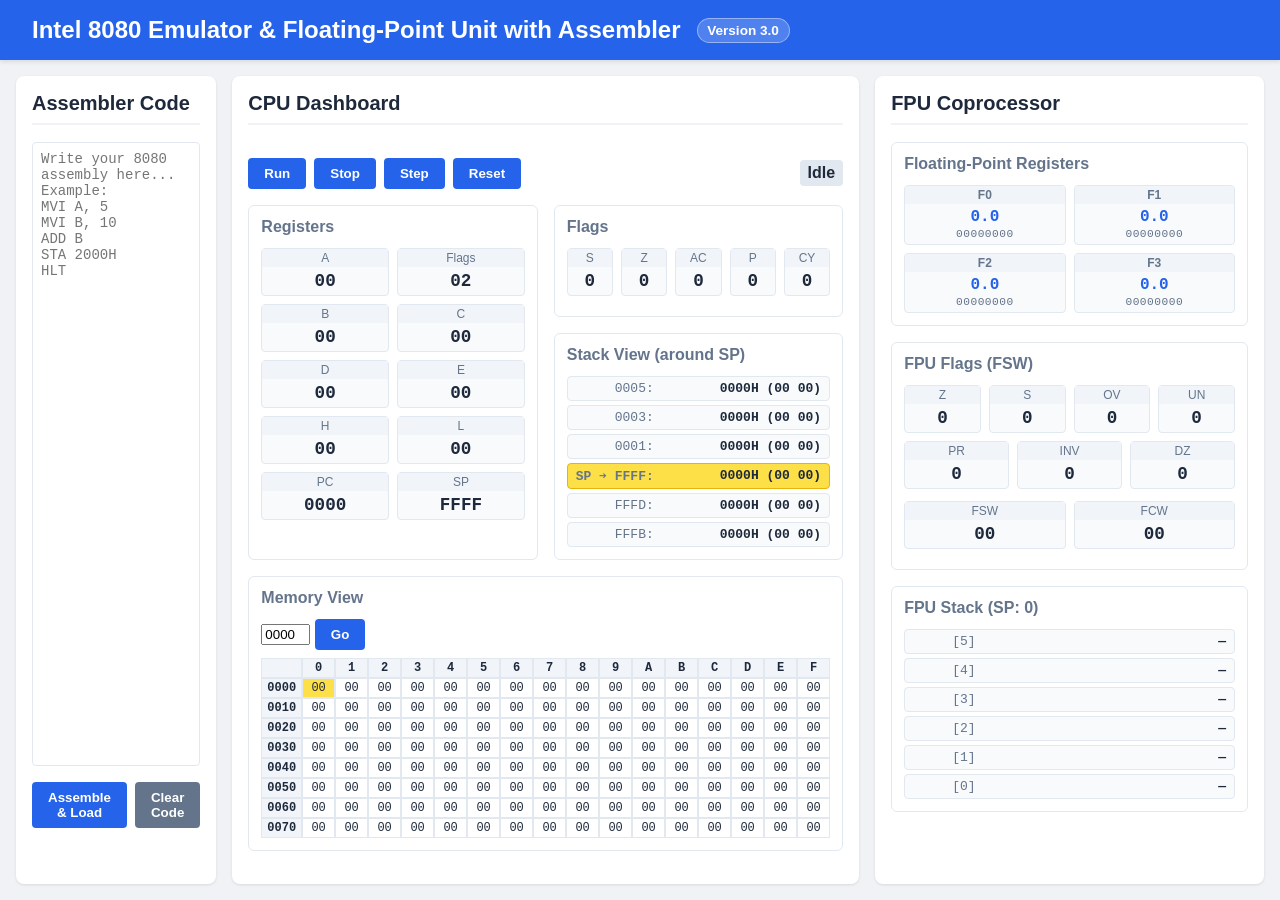
<file: index.html>
<!DOCTYPE html>
<html lang="en">
<head>
    <meta charset="UTF-8">
    <meta name="viewport" content="width=device-width, initial-scale=1.0">
    <title>Intel 8080 & FPU</title>
    <link rel="stylesheet" href="styles.css">
</head>
<body>
    <header>
        <div class="header-container">
            <h1>Intel 8080 Emulator & Floating-Point Unit with Assembler</h1>
            <span class="version-badge">Version 3.0</span>
        </div>
    </header>

        <main>
        <section id="editor-section">
            <h2>Assembler Code</h2>
            <textarea id="code-editor" spellcheck="false" placeholder="Write your 8080 assembly here...
Example:
MVI A, 5
MVI B, 10
ADD B
STA 2000H
HLT"></textarea>
            <div class="controls">
                <button id="btn-assemble">Assemble & Load</button>
                <button id="btn-clear-code" class="btn-clear">Clear Code</button>
            </div>
            <div id="assembler-output"></div>
        </section>

        <section id="emulator-section">
            <h2>CPU Dashboard</h2>
            <div class="controls">
                <button id="btn-run">Run</button>
                <button id="btn-stop">Stop</button>
                <button id="btn-step">Step</button>
                <button id="btn-reset">Reset</button>
                <span id="status-badge">Idle</span>
            </div>

            <div class="cpu-grid">
                <div class="card registers">
                    <h3>Registers</h3>
                    <div class="reg-row">
                        <div class="reg-box"><span>A</span><div id="reg-a">00</div></div>
                        <div class="reg-box"><span>Flags</span><div id="reg-f">02</div></div>
                    </div>
                    <div class="reg-row">
                        <div class="reg-box"><span>B</span><div id="reg-b">00</div></div>
                        <div class="reg-box"><span>C</span><div id="reg-c">00</div></div>
                    </div>
                    <div class="reg-row">
                        <div class="reg-box"><span>D</span><div id="reg-d">00</div></div>
                        <div class="reg-box"><span>E</span><div id="reg-e">00</div></div>
                    </div>
                    <div class="reg-row">
                        <div class="reg-box"><span>H</span><div id="reg-h">00</div></div>
                        <div class="reg-box"><span>L</span><div id="reg-l">00</div></div>
                    </div>
                    <div class="reg-row">
                        <div class="reg-box extended"><span>PC</span><div id="reg-pc">0000</div></div>
                        <div class="reg-box extended"><span>SP</span><div id="reg-sp">FFFF</div></div>
                    </div>
                </div>

                <div class="dashboard-right">
                    <div class="card flags">
                        <h3>Flags</h3>
                        <div class="flags-row">
                            <div class="flag-box" title="Sign Flag (Signo): Se activa (1) si el bit más significativo (bit 7) del resultado es 1, indicando un número negativo."><span>S</span><div id="flag-s">0</div></div>
                            <div class="flag-box" title="Zero Flag (Cero): Se activa (1) si el resultado de la última operación fue exactamente cero."><span>Z</span><div id="flag-z">0</div></div>
                            <div class="flag-box" title="Auxiliary Carry Flag (Acarreo Auxiliar): Se activa (1) si hay un acarreo del bit 3 al bit 4 en una suma, o si no hay préstamo en una resta. Es utilizado por DAA."><span>AC</span><div id="flag-ac">0</div></div>
                            <div class="flag-box" title="Parity Flag (Paridad): Se activa (1) si el resultado tiene un número par de bits en 1."><span>P</span><div id="flag-p">0</div></div>
                            <div class="flag-box" title="Carry Flag (Acarreo): Se activa (1) si la última operación generó un acarreo (en suma) o un préstamo (en resta) fuera del bit más significativo."><span>CY</span><div id="flag-cy">0</div></div>
                        </div>
                    </div>

                    <div class="card stack">
                        <h3>Stack View (around SP)</h3>
                        <div id="stack-table"></div>
                    </div>
                </div>

                <div class="card memory">
                    <h3>Memory View</h3>
                    <div class="mem-controls">
                        <input type="text" id="mem-start-addr" value="0000" size="4">
                        <button id="btn-mem-go">Go</button>
                    </div>
                    <div id="memory-table"></div>
                </div>
            </div>
        </section>
        
        <section id="coprocessor-section">
            <h2>FPU Coprocessor</h2>

            <div class="card">
                <h3>Floating-Point Registers</h3>
                <div class="fpu-reg-grid">
                    <div class="fpu-reg-box">
                        <span>F0</span>
                        <div class="fpu-reg-val" id="fpu-f0">0.0</div>
                        <small class="fpu-reg-hex" id="fpu-f0-hex">00000000</small>
                    </div>
                    <div class="fpu-reg-box">
                        <span>F1</span>
                        <div class="fpu-reg-val" id="fpu-f1">0.0</div>
                        <small class="fpu-reg-hex" id="fpu-f1-hex">00000000</small>
                    </div>
                    <div class="fpu-reg-box">
                        <span>F2</span>
                        <div class="fpu-reg-val" id="fpu-f2">0.0</div>
                        <small class="fpu-reg-hex" id="fpu-f2-hex">00000000</small>
                    </div>
                    <div class="fpu-reg-box">
                        <span>F3</span>
                        <div class="fpu-reg-val" id="fpu-f3">0.0</div>
                        <small class="fpu-reg-hex" id="fpu-f3-hex">00000000</small>
                    </div>
                </div>
            </div>

            <div class="card">
                <h3>FPU Flags (FSW)</h3>
                <div class="flags-row">
                    <div class="flag-box" title="Zero Flag: se activa cuando el resultado es exactamente 0.0."><span>Z</span><div id="fpu-flag-z">0</div></div>
                    <div class="flag-box" title="Sign Flag: se activa cuando el resultado es negativo (signo IEEE 754 = 1)."><span>S</span><div id="fpu-flag-s">0</div></div>
                    <div class="flag-box" title="Overflow: el resultado es infinito (magnitud demasiado grande para float32)."><span>OV</span><div id="fpu-flag-ov">0</div></div>
                    <div class="flag-box" title="Underflow: el resultado es tan pequeño que se redondea a 0.0 por límite de precisión."><span>UN</span><div id="fpu-flag-un">0</div></div>
                </div>
                <div class="flags-row">
                    <div class="flag-box" title="Precision: el resultado perdió bits significativos por redondeo."><span>PR</span><div id="fpu-flag-pr">0</div></div>
                    <div class="flag-box" title="Invalid: operación indefinida (ej. √(-1), 0/0, log(-1))."><span>INV</span><div id="fpu-flag-inv">0</div></div>
                    <div class="flag-box" title="Divide by Zero: se intentó dividir entre 0.0."><span>DZ</span><div id="fpu-flag-dz">0</div></div>
                </div>
                <div class="reg-row" style="margin-top: 0.75rem;">
                    <div class="reg-box"><span>FSW</span><div id="fpu-status-byte">00</div></div>
                    <div class="reg-box"><span>FCW</span><div id="fpu-control-byte">00</div></div>
                </div>
            </div>

            <div class="card">
                <h3>FPU Stack (SP: <span id="fpu-sp">0</span>)</h3>
                <div id="fpu-stack-table"></div>
            </div>

        </section>
    </main>

    <script src="cpu.js"></script>
    <script src="fpu.js"></script>
    <script src="assembler.js"></script>
    <script src="main.js"></script>
</body>
</html>
</file>
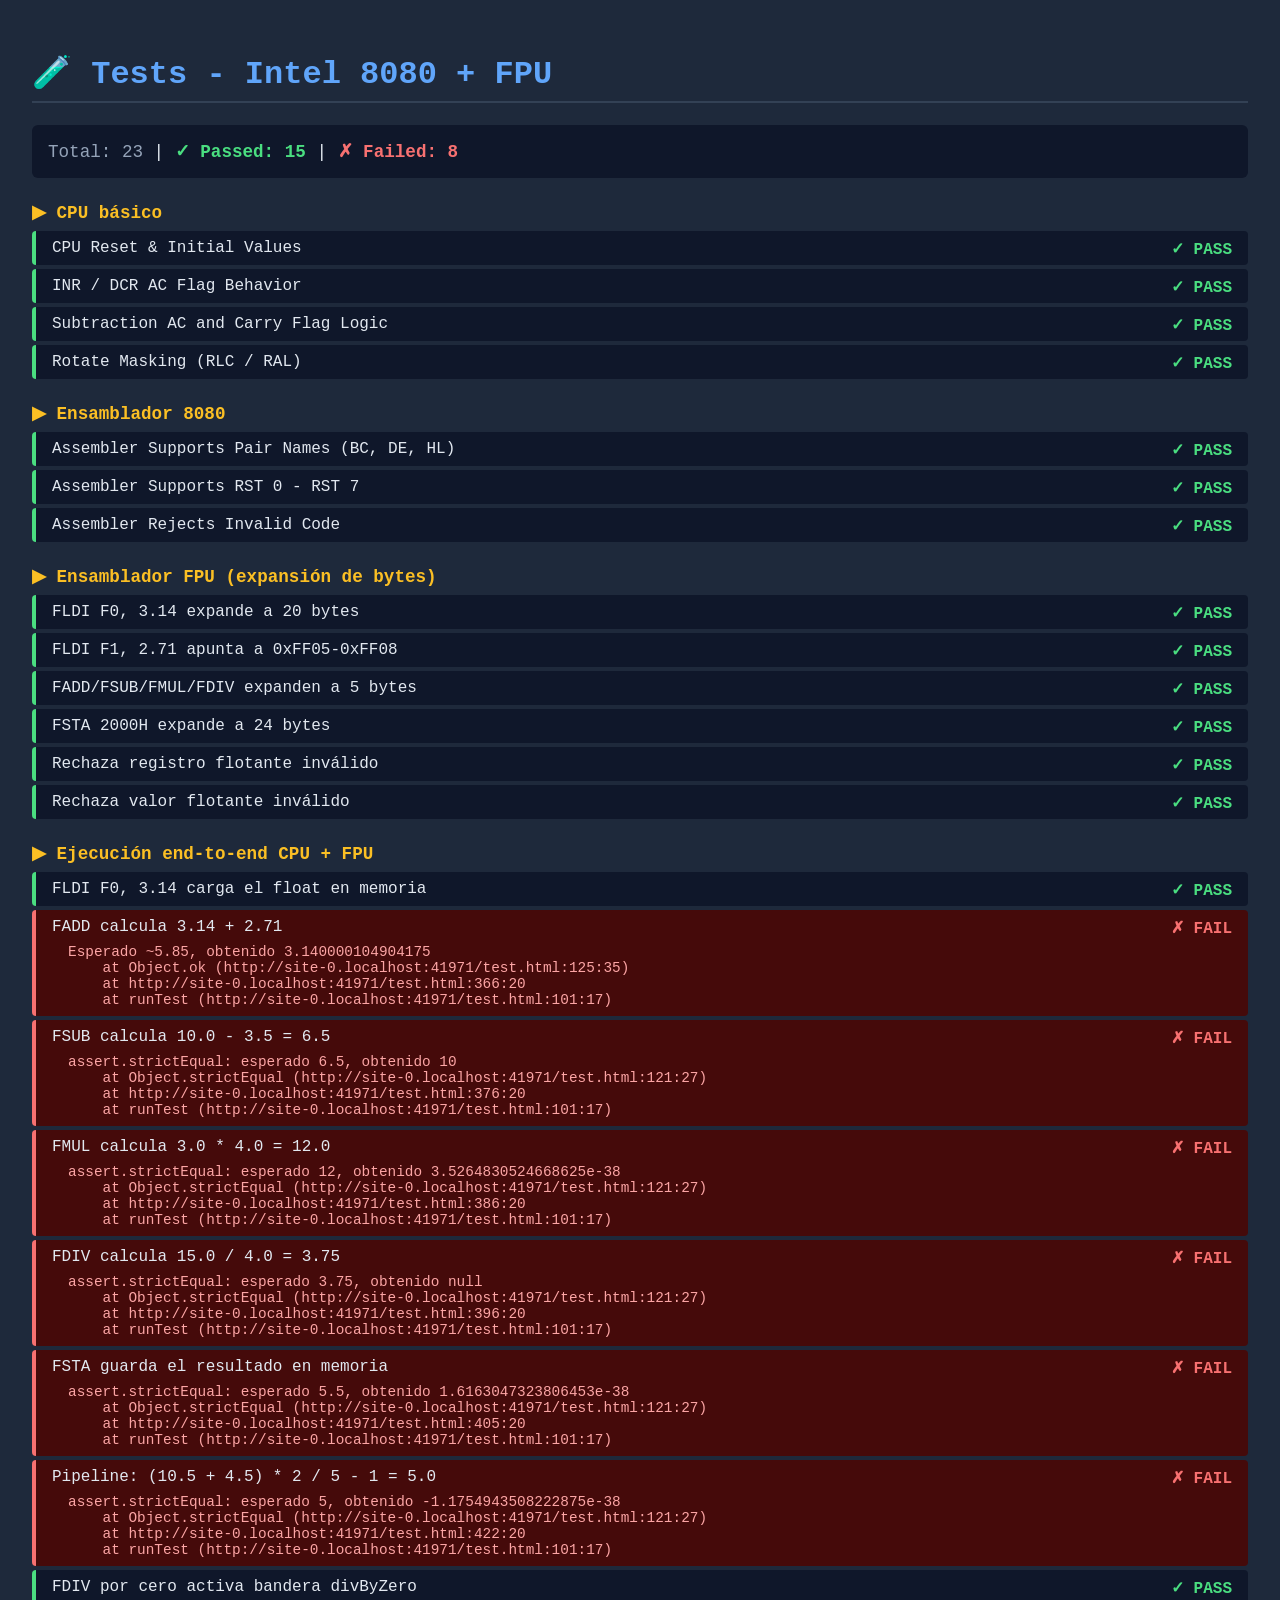
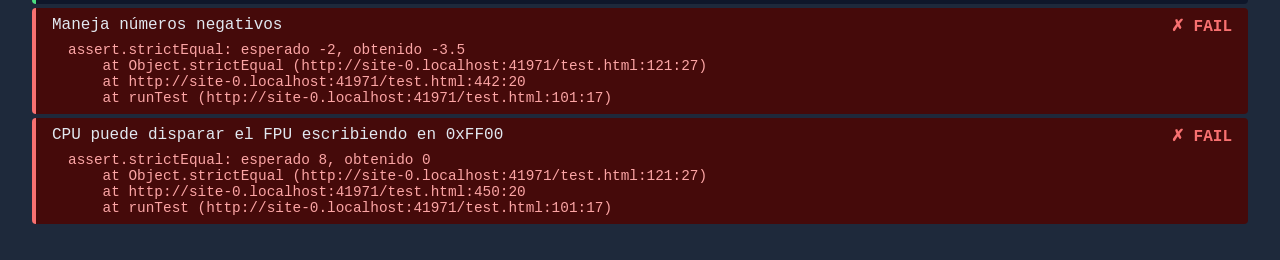
<file: test.html>
<!DOCTYPE html>
<html lang="es">
<head>
    <meta charset="UTF-8">
    <title>Tests - Intel 8080 + FPU</title>
    <style>
        body {
            font-family: 'Courier New', monospace;
            background: #1e293b;
            color: #e2e8f0;
            padding: 2rem;
            margin: 0;
        }
        h1 {
            color: #60a5fa;
            border-bottom: 2px solid #334155;
            padding-bottom: 0.5rem;
        }
        .summary {
            margin: 1rem 0;
            padding: 1rem;
            background: #0f172a;
            border-radius: 6px;
            font-size: 1.1rem;
        }
        .summary .total { color: #94a3b8; }
        .summary .passed { color: #4ade80; font-weight: bold; }
        .summary .failed { color: #f87171; font-weight: bold; }
        .test {
            padding: 0.5rem 1rem;
            margin: 0.25rem 0;
            border-radius: 4px;
            background: #0f172a;
        }
        .test.pass {
            border-left: 4px solid #4ade80;
        }
        .test.fail {
            border-left: 4px solid #f87171;
            background: #450a0a;
        }
        .test .name { color: #e2e8f0; }
        .test .status {
            float: right;
            font-weight: bold;
        }
        .test.pass .status { color: #4ade80; }
        .test.fail .status { color: #f87171; }
        .test .error {
            color: #fca5a5;
            margin-top: 0.5rem;
            padding-left: 1rem;
            font-size: 0.9rem;
            white-space: pre-wrap;
        }
        .category {
            color: #fbbf24;
            margin: 1.5rem 0 0.5rem 0;
            font-size: 1.1rem;
            font-weight: bold;
        }
    </style>
</head>
<body>
    <h1>🧪 Tests - Intel 8080 + FPU</h1>
    <div class="summary" id="summary">Ejecutando tests...</div>
    <div id="results"></div>

    <!-- Cargamos las clases como scripts globales -->
    <script src="cpu.js"></script>
    <script src="fpu.js"></script>
    <script src="assembler.js"></script>

    <!-- Script de tests -->
    <script>
    (function() {
        // ─── Helpers ───
        const results = [];
        let currentCategory = '';

        function category(name) {
            currentCategory = name;
            const div = document.createElement('div');
            div.className = 'category';
            div.textContent = '▶ ' + name;
            document.getElementById('results').appendChild(div);
        }

        function runTest(name, fn) {
            const testDiv = document.createElement('div');
            testDiv.className = 'test';
            const nameSpan = document.createElement('span');
            nameSpan.className = 'name';
            nameSpan.textContent = name;
            const statusSpan = document.createElement('span');
            statusSpan.className = 'status';
            testDiv.appendChild(nameSpan);
            testDiv.appendChild(statusSpan);

            try {
                fn();
                testDiv.classList.add('pass');
                statusSpan.textContent = '✓ PASS';
                results.push({ name, pass: true });
            } catch (e) {
                testDiv.classList.add('fail');
                statusSpan.textContent = '✗ FAIL';
                const errDiv = document.createElement('div');
                errDiv.className = 'error';
                errDiv.textContent = e.message + '\n' + (e.stack || '').split('\n').slice(1, 4).join('\n');
                testDiv.appendChild(errDiv);
                results.push({ name, pass: false, error: e.message });
            }
            document.getElementById('results').appendChild(testDiv);
        }

        // assert casero (reemplaza al módulo 'assert' de Node)
        const assert = {
            strictEqual(actual, expected, msg) {
                if (actual !== expected) {
                    throw new Error(`${msg || 'assert.strictEqual'}: esperado ${JSON.stringify(expected)}, obtenido ${JSON.stringify(actual)}`);
                }
            },
            ok(value, msg) {
                if (!value) throw new Error(msg || 'assert.ok: valor falsy');
            },
            throws(fn, regex, msg) {
                let threw = false;
                let caught = null;
                try { fn(); } catch (e) { threw = true; caught = e; }
                if (!threw) throw new Error(msg || 'assert.throws: no lanzó excepción');
                if (regex && !regex.test(caught.message)) {
                    throw new Error(`assert.throws: mensaje "${caught.message}" no coincide con ${regex}`);
                }
            }
        };

        // ─── Helpers específicos del FPU ───
        function makeSystem() {
            const cpu = new Intel8080();
            const fpu = new FPU(cpu.memory);
            cpu.attachFPU(fpu);
            return { cpu, fpu };
        }

        function runUntilHalt(cpu, maxSteps = 5000) {
            let steps = 0;
            while (!cpu.halted && steps < maxSteps) {
                cpu.step();
                steps++;
            }
            if (steps >= maxSteps) throw new Error(`El programa no terminó tras ${maxSteps} pasos`);
            return steps;
        }

        function assembleAndRun(source) {
            const { cpu, fpu } = makeSystem();
            const assembler = new Assembler8080();
            const result = assembler.assemble(source);
            cpu.memory.set(result.binary);
            runUntilHalt(cpu);
            return { cpu, fpu };
        }

        // ═══════════════════════════════════════════════════════════════
        // CATEGORÍA 1: CPU básico (tests originales)
        // ═══════════════════════════════════════════════════════════════
        category('CPU básico');

        runTest('CPU Reset & Initial Values', () => {
            const cpu = new Intel8080();
            assert.strictEqual(cpu.registers.a, 0);
            assert.strictEqual(cpu.registers.b, 0);
            assert.strictEqual(cpu.registers.sp, 0xFFFF);
            assert.strictEqual(cpu.registers.pc, 0);
            assert.strictEqual(cpu.flags.z, false);
            assert.strictEqual(cpu.flags.cy, false);
            assert.strictEqual(cpu.halted, false);
        });

        runTest('INR / DCR AC Flag Behavior', () => {
            const cpu = new Intel8080();
            cpu.registers.a = 0x0F;
            cpu.execute(0x3C);
            assert.strictEqual(cpu.registers.a, 0x10);
            assert.strictEqual(cpu.flags.ac, true, 'INR 0x0F should set AC flag');

            cpu.registers.a = 0x10;
            cpu.execute(0x3D);
            assert.strictEqual(cpu.registers.a, 0x0F);
            assert.strictEqual(cpu.flags.ac, false, 'DCR 0x10 should clear AC flag');

            cpu.registers.a = 0x0F;
            cpu.execute(0x3D);
            assert.strictEqual(cpu.registers.a, 0x0E);
            assert.strictEqual(cpu.flags.ac, true, 'DCR 0x0F should set AC flag');
        });

        runTest('Subtraction AC and Carry Flag Logic', () => {
            const cpu = new Intel8080();
            cpu.registers.a = 0x3E;
            cpu.executeALU(2, 0x05);
            assert.strictEqual(cpu.registers.a, 0x39);
            assert.strictEqual(cpu.flags.cy, false);
            assert.strictEqual(cpu.flags.ac, true, 'SUB 0x3E - 0x05 should set AC');

            cpu.reset();
            cpu.registers.a = 0x00;
            cpu.executeALU(2, 0x01);
            assert.strictEqual(cpu.registers.a, 0xFF);
            assert.strictEqual(cpu.flags.cy, true);
            assert.strictEqual(cpu.flags.ac, false);
        });

        runTest('Rotate Masking (RLC / RAL)', () => {
            const cpu = new Intel8080();
            cpu.registers.a = 0x80;
            cpu.execute(0x07);
            assert.strictEqual(cpu.registers.a, 0x01);
            assert.strictEqual(cpu.flags.cy, true);

            cpu.reset();
            cpu.registers.a = 0x80;
            cpu.flags.cy = false;
            cpu.execute(0x17);
            assert.strictEqual(cpu.registers.a, 0x00);
            assert.strictEqual(cpu.flags.cy, true);
        });

        // ═══════════════════════════════════════════════════════════════
        // CATEGORÍA 2: Ensamblador 8080 (tests originales)
        // ═══════════════════════════════════════════════════════════════
        category('Ensamblador 8080');

        runTest('Assembler Supports Pair Names (BC, DE, HL)', () => {
            const assembler = new Assembler8080();
            const source = `
                LXI BC, 1234H
                LXI DE, 5678H
                LXI HL, 9ABCH
            `;
            const result = assembler.assemble(source);
            const bin = result.binary;
            assert.strictEqual(bin[0], 0x01);
            assert.strictEqual(bin[1], 0x34);
            assert.strictEqual(bin[2], 0x12);
            assert.strictEqual(bin[3], 0x11);
            assert.strictEqual(bin[4], 0x78);
            assert.strictEqual(bin[5], 0x56);
            assert.strictEqual(bin[6], 0x21);
            assert.strictEqual(bin[7], 0xBC);
            assert.strictEqual(bin[8], 0x9A);
        });

        runTest('Assembler Supports RST 0 - RST 7', () => {
            const assembler = new Assembler8080();
            const result = assembler.assemble('RST 0\nRST 3\nRST 7');
            assert.strictEqual(result.binary[0], 0xC7);
            assert.strictEqual(result.binary[1], 0xDF);
            assert.strictEqual(result.binary[2], 0xFF);
        });

        runTest('Assembler Rejects Invalid Code', () => {
            const assembler = new Assembler8080();
            assert.throws(() => assembler.assemble('MOV B, X'), /Invalid register/i);
            assert.throws(() => assembler.assemble('MOV M, M'), /Cannot use MOV M, M/i);
            assert.throws(() => assembler.assemble('JMP UNDEFINED_LABEL'), /Undefined label/i);
        });

        // ═══════════════════════════════════════════════════════════════
        // CATEGORÍA 3: Ensamblado de pseudo-instrucciones FPU
        // ═══════════════════════════════════════════════════════════════
        category('Ensamblador FPU (expansión de bytes)');

        runTest('FLDI F0, 3.14 expande a 20 bytes', () => {
            const assembler = new Assembler8080();
            const result = assembler.assemble('FLDI F0, 3.14');
            assert.strictEqual(result.maxAddr, 20);
            const expectedAddrs = [0x01, 0x02, 0x03, 0x04];
            for (let i = 0; i < 4; i++) {
                const off = i * 5;
                assert.strictEqual(result.binary[off], 0x3E, `Par ${i}: MVI A`);
                assert.strictEqual(result.binary[off + 2], 0x32, `Par ${i}: STA`);
                assert.strictEqual(result.binary[off + 3], expectedAddrs[i], `Par ${i}: addr low`);
                assert.strictEqual(result.binary[off + 4], 0xFF, `Par ${i}: addr high`);
            }
        });

        runTest('FLDI F1, 2.71 apunta a 0xFF05-0xFF08', () => {
            const assembler = new Assembler8080();
            const result = assembler.assemble('FLDI F1, 2.71');
            const expectedAddrs = [0x05, 0x06, 0x07, 0x08];
            for (let i = 0; i < 4; i++) {
                const off = i * 5;
                assert.strictEqual(result.binary[off + 3], expectedAddrs[i]);
                assert.strictEqual(result.binary[off + 4], 0xFF);
            }
        });

        runTest('FADD/FSUB/FMUL/FDIV expanden a 5 bytes', () => {
            const assembler = new Assembler8080();
            const ops = [
                { src: 'FADD', cmd: 0x01 },
                { src: 'FSUB', cmd: 0x02 },
                { src: 'FMUL', cmd: 0x03 },
                { src: 'FDIV', cmd: 0x04 }
            ];
            for (const { src, cmd } of ops) {
                const result = assembler.assemble(src);
                assert.strictEqual(result.maxAddr, 5, `${src} ocupa 5 bytes`);
                assert.strictEqual(result.binary[0], 0x3E, `${src}: MVI A`);
                assert.strictEqual(result.binary[1], cmd, `${src}: comando`);
                assert.strictEqual(result.binary[2], 0x32, `${src}: STA`);
                assert.strictEqual(result.binary[3], 0x00, `${src}: 0xFF00 low`);
                assert.strictEqual(result.binary[4], 0xFF, `${src}: 0xFF00 high`);
            }
        });

        runTest('FSTA 2000H expande a 24 bytes', () => {
            const assembler = new Assembler8080();
            const result = assembler.assemble('FSTA 2000H');
            assert.strictEqual(result.maxAddr, 24);
            const expectedSrc = [0x01, 0x02, 0x03, 0x04];
            const expectedDst = [0x00, 0x01, 0x02, 0x03];
            for (let i = 0; i < 4; i++) {
                const off = i * 6;
                assert.strictEqual(result.binary[off], 0x3A, `Par ${i}: LDA`);
                assert.strictEqual(result.binary[off + 1], expectedSrc[i]);
                assert.strictEqual(result.binary[off + 2], 0xFF);
                assert.strictEqual(result.binary[off + 3], 0x32, `Par ${i}: STA`);
                assert.strictEqual(result.binary[off + 4], expectedDst[i]);
                assert.strictEqual(result.binary[off + 5], 0x20);
            }
        });

        runTest('Rechaza registro flotante inválido', () => {
            const assembler = new Assembler8080();
            assert.throws(() => assembler.assemble('FLDI F7, 1.0'), /Invalid FPU register/i);
            assert.throws(() => assembler.assemble('FLDI A, 1.0'), /Invalid FPU register/i);
        });

        runTest('Rechaza valor flotante inválido', () => {
            const assembler = new Assembler8080();
            assert.throws(() => assembler.assemble('FLDI F0, abc'), /Invalid float value/i);
        });

        // ═══════════════════════════════════════════════════════════════
        // CATEGORÍA 4: Ejecución end-to-end CPU + FPU
        // ═══════════════════════════════════════════════════════════════
        category('Ejecución end-to-end CPU + FPU');

        runTest('FLDI F0, 3.14 carga el float en memoria', () => {
            const { fpu } = assembleAndRun('FLDI F0, 3.14\nHLT');
            const value = fpu.readFloat(0xFF01);
            assert.ok(Math.abs(value - 3.14) < 0.001, `Esperado ~3.14, obtenido ${value}`);
        });

        runTest('FADD calcula 3.14 + 2.71', () => {
            const { fpu } = assembleAndRun(`
                FLDI F0, 3.14
                FLDI F1, 2.71
                FADD
                HLT
            `);
            const value = fpu.readFloat(0xFF01);
            assert.ok(Math.abs(value - 5.85) < 0.01, `Esperado ~5.85, obtenido ${value}`);
        });

        runTest('FSUB calcula 10.0 - 3.5 = 6.5', () => {
            const { fpu } = assembleAndRun(`
                FLDI F0, 10.0
                FLDI F1, 3.5
                FSUB
                HLT
            `);
            assert.strictEqual(fpu.readFloat(0xFF01), 6.5);
        });

        runTest('FMUL calcula 3.0 * 4.0 = 12.0', () => {
            const { fpu } = assembleAndRun(`
                FLDI F0, 3.0
                FLDI F1, 4.0
                FMUL
                HLT
            `);
            assert.strictEqual(fpu.readFloat(0xFF01), 12.0);
        });

        runTest('FDIV calcula 15.0 / 4.0 = 3.75', () => {
            const { fpu } = assembleAndRun(`
                FLDI F0, 15.0
                FLDI F1, 4.0
                FDIV
                HLT
            `);
            assert.strictEqual(fpu.readFloat(0xFF01), 3.75);
        });

        runTest('FSTA guarda el resultado en memoria', () => {
            const { fpu } = assembleAndRun(`
                FLDI F0, 5.5
                FSTA 2000H
                HLT
            `);
            assert.strictEqual(fpu.readFloat(0x2000), 5.5);
        });

        runTest('Pipeline: (10.5 + 4.5) * 2 / 5 - 1 = 5.0', () => {
            const { fpu } = assembleAndRun(`
                FLDI F0, 10.5
                FLDI F1, 4.5
                FADD
                FLDI F1, 2.0
                FMUL
                FLDI F1, 5.0
                FDIV
                FLDI F1, 1.0
                FSUB
                FSTA 2000H
                HLT
            `);
            assert.strictEqual(fpu.readFloat(0x2000), 5.0);
        });

        runTest('FDIV por cero activa bandera divByZero', () => {
            const { fpu } = assembleAndRun(`
                FLDI F0, 1.0
                FLDI F1, 0.0
                FDIV
                HLT
            `);
            assert.strictEqual(fpu.flags.divByZero, true);
        });

        runTest('Maneja números negativos', () => {
            const { fpu } = assembleAndRun(`
                FLDI F0, -3.5
                FLDI F1, 1.5
                FADD
                HLT
            `);
            assert.strictEqual(fpu.readFloat(0xFF01), -2.0);
        });

        runTest('CPU puede disparar el FPU escribiendo en 0xFF00', () => {
            const { cpu, fpu } = makeSystem();
            fpu.writeFloat(0xFF01, 5.0);
            fpu.writeFloat(0xFF05, 3.0);
            cpu.writeMemory(0xFF00, 0x01);
            assert.strictEqual(fpu.registers.f0, 8.0);
        });

        // ─── Resumen final ───
        const passed = results.filter(r => r.pass).length;
        const failed = results.filter(r => !r.pass).length;
        const total = results.length;
        const summary = document.getElementById('summary');
        summary.innerHTML = `
            <span class="total">Total: ${total}</span> |
            <span class="passed">✓ Passed: ${passed}</span> |
            <span class="failed">✗ Failed: ${failed}</span>
        `;
        if (failed === 0) {
            console.log('%c✅ TODOS LOS TESTS PASARON', 'color: #4ade80; font-size: 20px; font-weight: bold');
        } else {
            console.error(`❌ ${failed} test(s) fallaron`);
        }
    })();
    </script>
</body>
</html>
</file>
<file: styles.css>
:root {
    --bg-color: #f0f2f5;
    --card-bg: #ffffff;
    --primary-color: #2563eb;
    --secondary-color: #64748b;
    --text-color: #1e293b;
    --border-color: #e2e8f0;
}

body {
    font-family: 'Segoe UI', Tahoma, Geneva, Verdana, sans-serif;
    background-color: var(--bg-color);
    color: var(--text-color);
    margin: 0;
    padding: 0;
    display: flex;
    flex-direction: column;
    height: 100vh;
}

header {
    background-color: var(--primary-color);
    color: white;
    padding: 1rem 2rem;
    box-shadow: 0 2px 4px rgba(0,0,0,0.1);
}

header h1 {
    margin: 0;
    font-size: 1.5rem;
}

.header-container {
    display: flex;
    align-items: center;
    gap: 1rem;
}

.version-badge {
    background-color: rgba(255, 255, 255, 0.2);
    border: 1px solid rgba(255, 255, 255, 0.4);
    color: white;
    padding: 0.25rem 0.6rem;
    border-radius: 9999px;
    font-size: 0.85rem;
    font-weight: bold;
}

main {
    display: flex;
    flex: 1;
    padding: 1rem;
    gap: 1rem;
    overflow: hidden;
}

section {
    display: flex;
    flex-direction: column;
    background: var(--card-bg);
    border-radius: 8px;
    box-shadow: 0 1px 3px rgba(0,0,0,0.1);
    padding: 1rem;
}

#editor-section {
    flex: 1;
}

#emulator-section {
    flex: 5;
    overflow-y: auto;
    min-width: 0;
}

h2 {
    margin-top: 0;
    font-size: 1.25rem;
    border-bottom: 2px solid var(--bg-color);
    padding-bottom: 0.5rem;
}

textarea {
    flex: 1;
    width: 100%;
    font-family: 'Courier New', Courier, monospace;
    font-size: 14px;
    padding: 0.5rem;
    border: 1px solid var(--border-color);
    border-radius: 4px;
    resize: none;
    box-sizing: border-box;
}

.controls {
    display: flex;
    gap: 0.5rem;
    margin: 1rem 0;
    align-items: center;
}

button {
    padding: 0.5rem 1rem;
    border: none;
    border-radius: 4px;
    background-color: var(--primary-color);
    color: white;
    cursor: pointer;
    font-weight: 600;
    transition: opacity 0.2s;
}

button:hover {
    opacity: 0.9;
}

button:disabled {
    background-color: var(--secondary-color);
    cursor: not-allowed;
}

.btn-clear {
    background-color: var(--secondary-color);
    color: white;
    cursor: pointer;
}

#status-badge {
    margin-left: auto;
    font-weight: bold;
    padding: 0.25rem 0.5rem;
    border-radius: 4px;
    background: #e2e8f0;
}

.cpu-grid {
    display: grid;
    grid-template-columns: 1fr 1fr;
    grid-template-rows: auto 1fr;
    gap: 1rem;
}

.card {
    border: 1px solid var(--border-color);
    border-radius: 6px;
    padding: 0.75rem;
}

.card h3 {
    margin: 0 0 0.75rem 0;
    font-size: 1rem;
    color: var(--secondary-color);
}

.reg-row, .flags-row {
    display: flex;
    gap: 0.5rem;
    margin-bottom: 0.5rem;
}

.reg-box, .flag-box {
    flex: 1;
    border: 1px solid var(--border-color);
    border-radius: 4px;
    text-align: center;
    background: #f8fafc;
}

.reg-box span, .flag-box span {
    display: block;
    font-size: 0.75rem;
    color: var(--secondary-color);
    padding: 2px 0;
    background: #f1f5f9;
}

.reg-box div, .flag-box div {
    font-family: 'Courier New', Courier, monospace;
    font-weight: bold;
    font-size: 1.1rem;
    padding: 4px 0;
}

.reg-box.extended {
    flex: 2;
}

.memory {
    grid-column: span 2;
}

.mem-controls {
    margin-bottom: 0.5rem;
}

#memory-table {
    font-family: 'Courier New', Courier, monospace;
    font-size: 12px;
    display: grid;
    grid-template-columns: auto repeat(16, 1fr);
    gap: 2px;
    background: var(--border-color);
    border: 1px solid var(--border-color);
}

.mem-cell {
    background: white;
    padding: 2px;
    text-align: center;
}

.mem-header {
    background: #f1f5f9;
    font-weight: bold;
}

.mem-addr {
    background: #f1f5f9;
    padding: 2px 5px;
    font-weight: bold;
}

#assembler-output {
    margin-top: 0.5rem;
    font-size: 0.85rem;
    padding: 0.5rem;
    border-radius: 4px;
}

.error { color: #dc2626; background: #fee2e2; }
.success { color: #16a34a; background: #f0fdf4; }

.dashboard-right {
    display: flex;
    flex-direction: column;
    gap: 1rem;
}

#stack-table {
    font-family: 'Courier New', Courier, monospace;
    font-size: 13px;
    display: flex;
    flex-direction: column;
    gap: 4px;
}

.stack-row {
    display: flex;
    justify-content: space-between;
    padding: 4px 8px;
    border: 1px solid var(--border-color);
    border-radius: 4px;
    background: #f8fafc;
}

.stack-row.active {
    background-color: #fde047; /* Yellow highlight for SP */
    border-color: #eab308;
    font-weight: bold;
}

.stack-addr {
    color: var(--secondary-color);
    white-space: pre;
}

.stack-val {
    font-weight: bold;
}


#coprocessor-section {
    flex: 3;
    overflow-y: auto;
    min-width: 0;
}

#coprocessor-section .card {
    margin-bottom: 1rem;
}

#coprocessor-section .card:last-child {
    margin-bottom: 0;
}

/* Rejilla 2x2 para los registros flotantes */
.fpu-reg-grid {
    display: grid;
    grid-template-columns: 1fr 1fr;
    gap: 0.5rem;
}

.fpu-reg-box {
    border: 1px solid var(--border-color);
    border-radius: 4px;
    background: #f8fafc;
    text-align: center;
    overflow: hidden;
}

.fpu-reg-box > span {
    display: block;
    font-size: 0.75rem;
    color: var(--secondary-color);
    background: #f1f5f9;
    padding: 2px 0;
    font-weight: bold;
}

.fpu-reg-val {
    font-family: 'Courier New', Courier, monospace;
    font-weight: bold;
    font-size: 1rem;
    padding: 4px 0 2px 0;
    color: var(--primary-color);
    word-break: break-all;
}

.fpu-reg-hex {
    display: block;
    font-family: 'Courier New', Courier, monospace;
    font-size: 0.7rem;
    color: var(--secondary-color);
    padding-bottom: 4px;
    letter-spacing: 0.5px;
}

/* Pila del FPU (mismo estilo que la pila del CPU) */
#fpu-stack-table {
    font-family: 'Courier New', Courier, monospace;
    font-size: 13px;
    display: flex;
    flex-direction: column;
    gap: 4px;
}

.fpu-stack-row {
    display: flex;
    justify-content: space-between;
    padding: 4px 8px;
    border: 1px solid var(--border-color);
    border-radius: 4px;
    background: #f8fafc;
}

.fpu-stack-row.active {
    background-color: #fde047;
    border-color: #eab308;
    font-weight: bold;
}

.fpu-stack-idx {
    color: var(--secondary-color);
    white-space: pre;
}

.fpu-stack-val {
    font-weight: bold;
}

.fpu-stack-row.active .fpu-stack-idx {
    color: #713f12;
}
</file>
